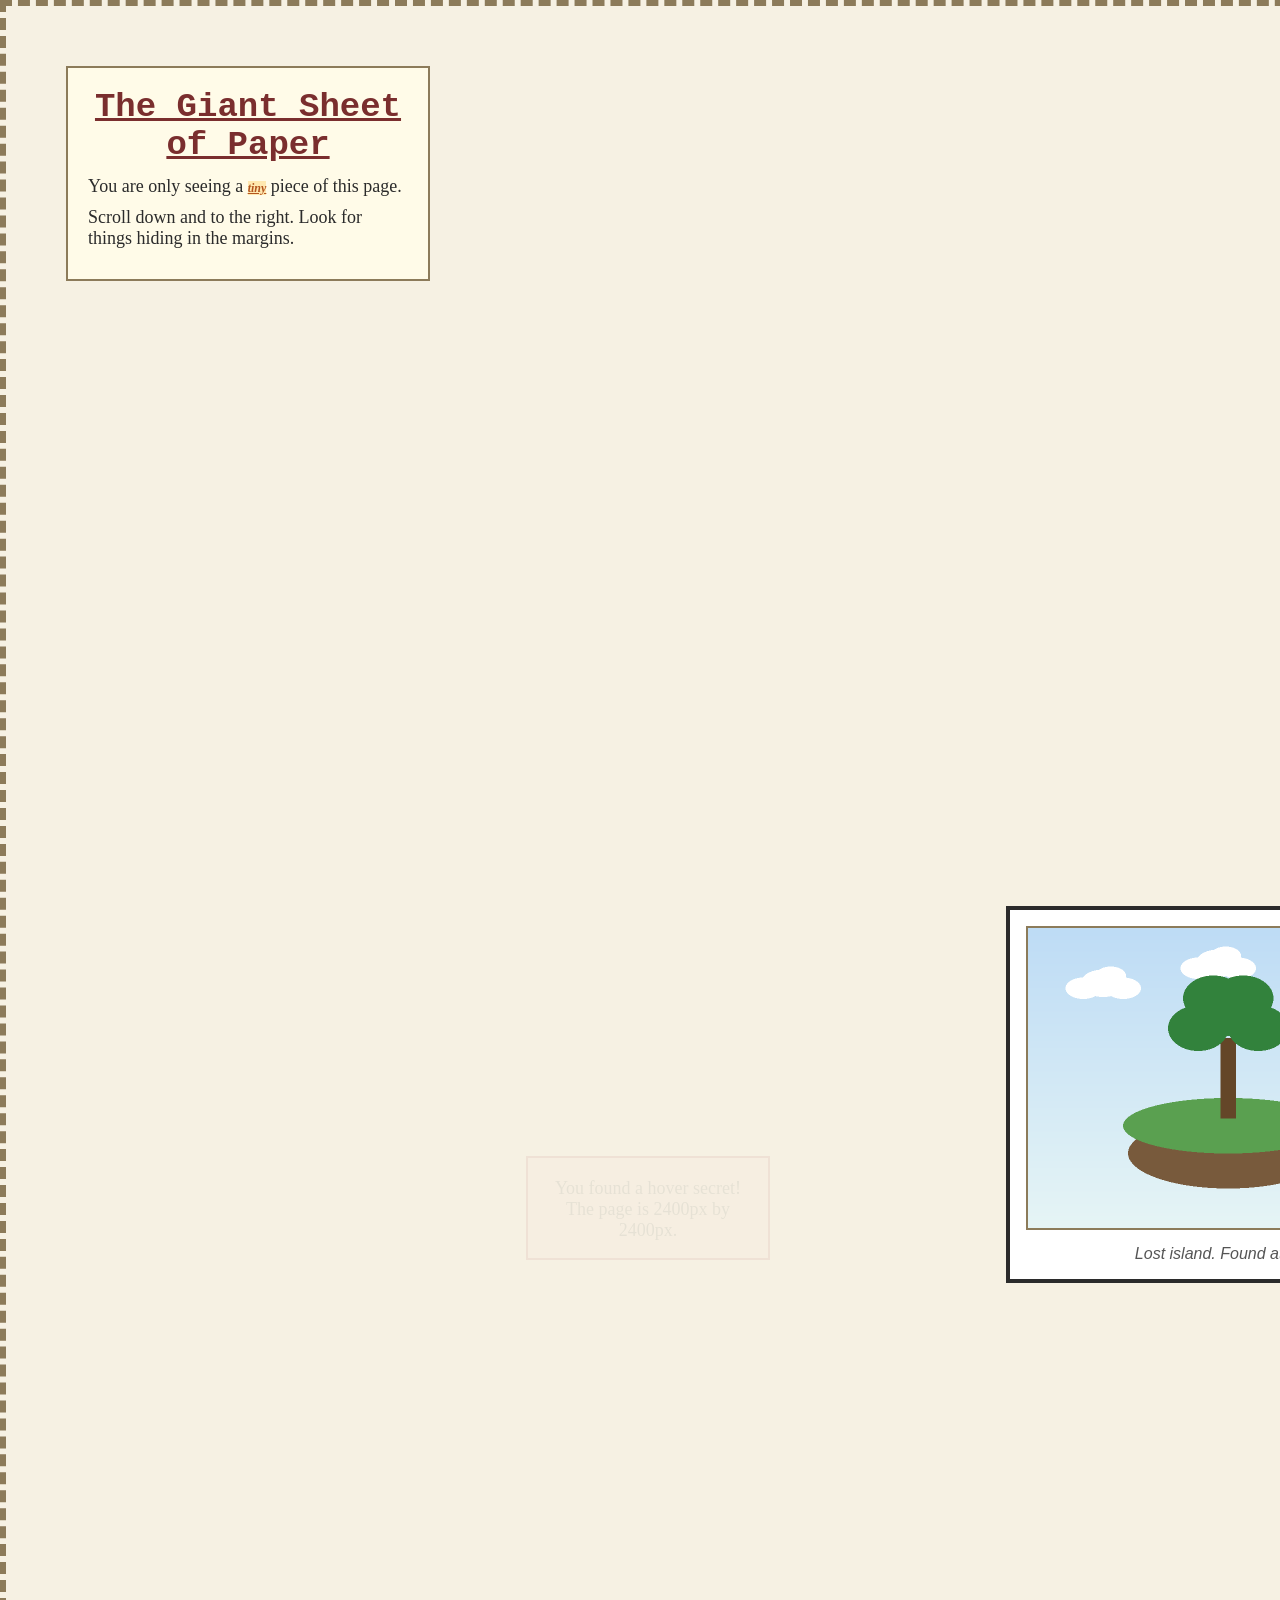
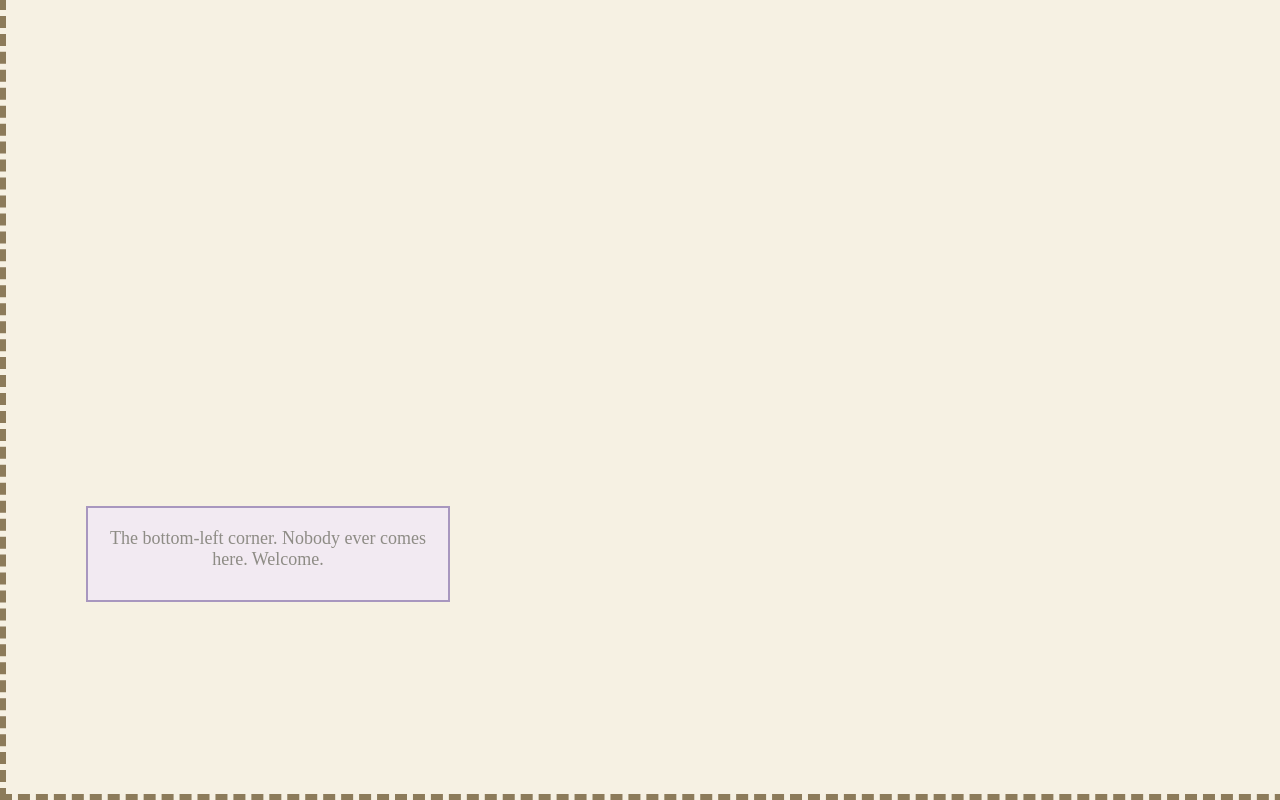
<file: bigwebsite/index.html>
<!DOCTYPE html>
<html lang="en">
<head>
  <meta charset="UTF-8">
  <meta name="viewport" content="width=device-width, initial-scale=1.0">
  <title>The Giant Sheet of Paper</title>
  <link rel="stylesheet" href="css/style.css">
</head>
<body>

  <!-- The giant sheet of paper: 2400px x 2400px, so visitors must scroll both ways -->
  <div id="paper">

    <!-- Top-left: where you start -->
    <div class="note start-note">
      <h1>The Giant Sheet of Paper</h1>
      <p>You are only seeing a <span id="tiny-span">tiny</span> piece of this page.</p>
      <p>Scroll down and to the right. Look for things hiding in the margins.</p>
    </div>

    <!-- Secret 1: far to the right of the start -->
    <div class="note secret" id="secret-one">
      <p>Psst. You scrolled right. Keep going. Something is waiting at the bottom.</p>
    </div>

    <!-- The image, placed in the middle of the page -->
    <div class="frame" id="image-frame">
      <img src="images/lost-island.png" alt="A small island with a tree floating in a pale blue sky">
      <p class="caption">Lost island. Found at last.</p>
    </div>

    <!-- Secret 2: hidden near the middle, only appears on hover -->
    <div class="note secret hover-secret">
      <p>You found a hover secret! The page is 2400px by 2400px.</p>
    </div>

    <!-- Secret 3: far bottom-left -->
    <div class="note secret" id="secret-bottom-left">
      <p>The bottom-left corner. Nobody ever comes here. Welcome.</p>
    </div>

    <!-- A tiny, faint message in the middle of nowhere -->
    <p class="whisper">if you can read this, you have very good eyes</p>

    <!-- The final secret at the far bottom-right corner -->
    <div class="note secret treasure" id="treasure">
      <h2>You found the end of the paper!</h2>
      <p>Congratulations, explorer. The <span class="gold">treasure</span> was the scrolling all along.</p>
    </div>

  </div>

</body>
</html>
</file>
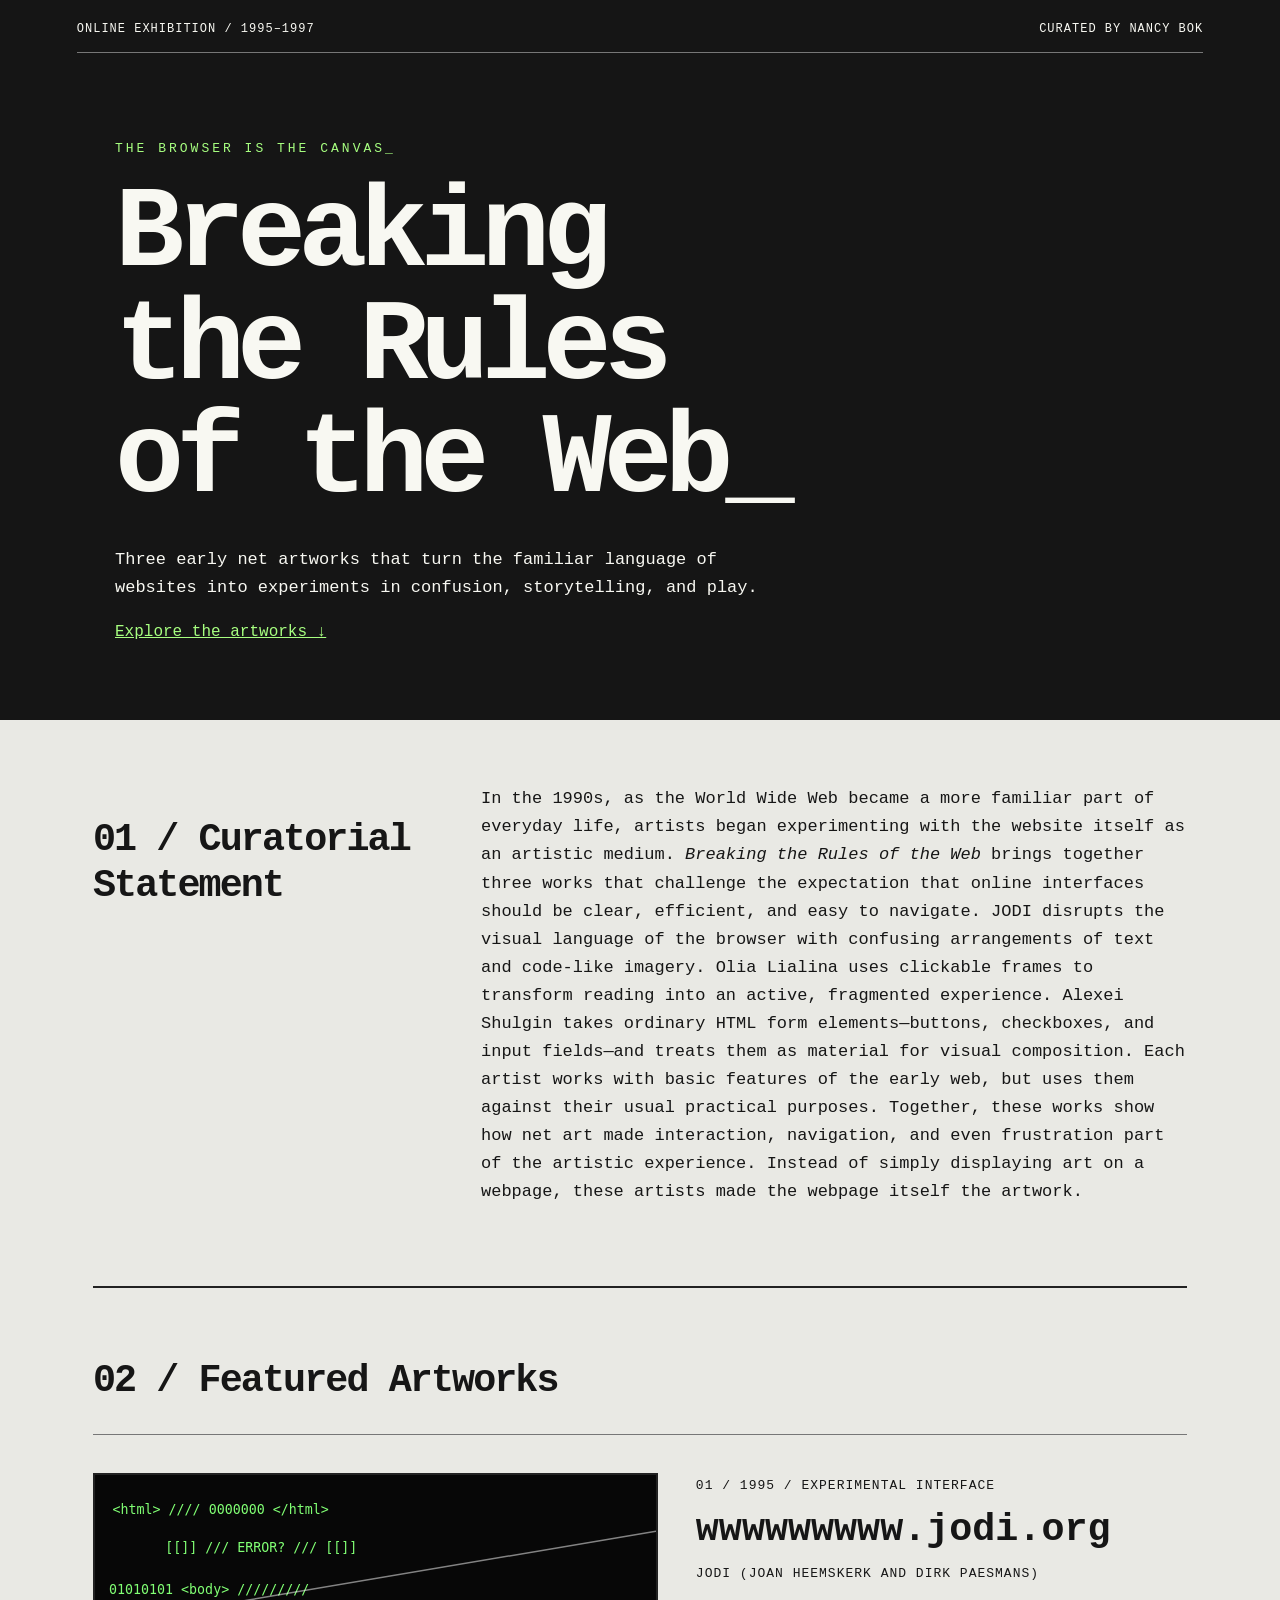
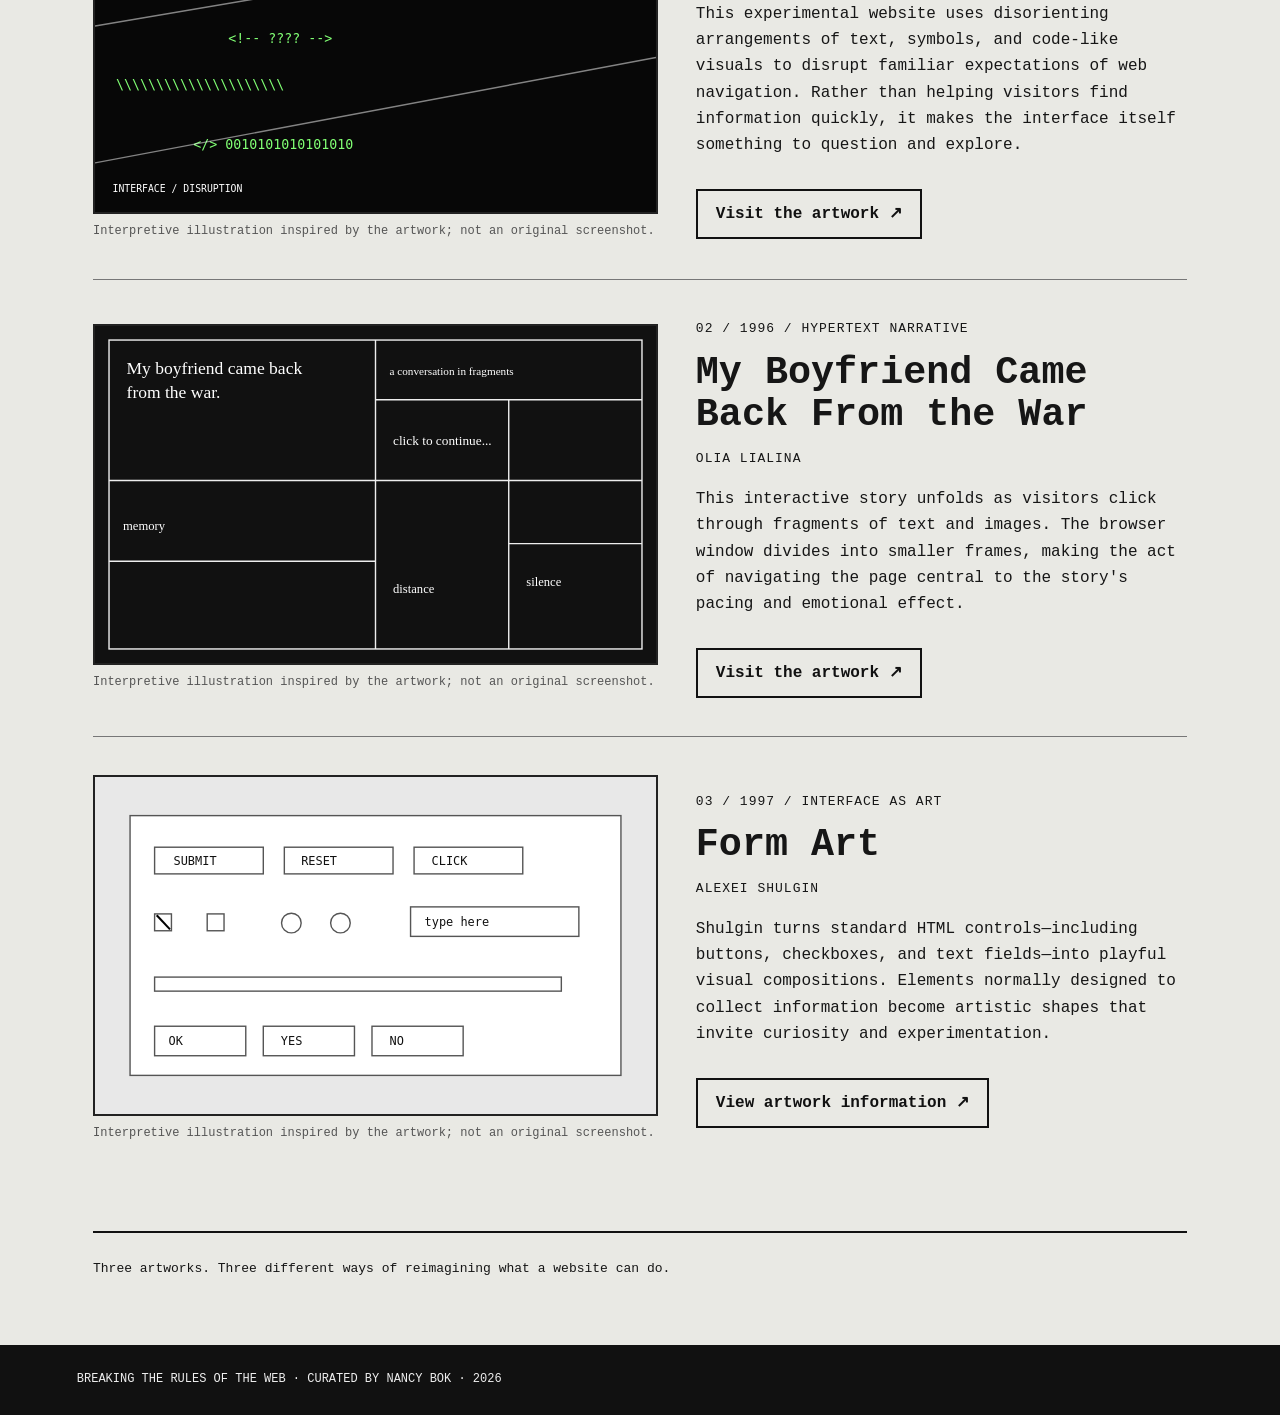
<file: exhibition/index.html>
<!DOCTYPE html>
<html lang="en">
<head>
<meta charset="UTF-8"><meta name="viewport" content="width=device-width, initial-scale=1.0">
<meta name="description" content="Breaking the Rules of the Web, a curated exhibition of experimental 1990s net art.">
<title>Breaking the Rules of the Web | Curated by Nancy Bok</title>
<link rel="stylesheet" href="css/style.css">
</head>
<body>
<header><div class="top"><span>ONLINE EXHIBITION / 1995–1997</span><span>CURATED BY NANCY BOK</span></div><div class="hero"><div class="eyebrow">The browser is the canvas_</div><h1>Breaking<br>the Rules<br>of the Web<span aria-hidden="true">_</span></h1><p>Three early net artworks that turn the familiar language of websites into experiments in confusion, storytelling, and play.</p><a href="#artworks" style="color:#a7ff80">Explore the artworks ↓</a></div></header>
<main><section class="intro" aria-labelledby="about"><h2 id="about">01 / Curatorial Statement</h2><p>In the 1990s, as the World Wide Web became a more familiar part of everyday life, artists began experimenting with the website itself as an artistic medium. <em>Breaking the Rules of the Web</em> brings together three works that challenge the expectation that online interfaces should be clear, efficient, and easy to navigate. JODI disrupts the visual language of the browser with confusing arrangements of text and code-like imagery. Olia Lialina uses clickable frames to transform reading into an active, fragmented experience. Alexei Shulgin takes ordinary HTML form elements—buttons, checkboxes, and input fields—and treats them as material for visual composition. Each artist works with basic features of the early web, but uses them against their usual practical purposes. Together, these works show how net art made interaction, navigation, and even frustration part of the artistic experience. Instead of simply displaying art on a webpage, these artists made the webpage itself the artwork.</p></section>
<h2 class="section-title" id="artworks">02 / Featured Artworks</h2>
<article class="work"><div><div class="art"><img src="img/jodi.svg" alt="Original graphic evoking JODI's disruptive use of code-like text and visual disorder"></div><div class="art-caption">Interpretive illustration inspired by the artwork; not an original screenshot.</div></div><div><div class="meta">01 / 1995 / Experimental interface</div><h3>wwwwwwwww.jodi.org</h3><div class="meta">JODI (Joan Heemskerk and Dirk Paesmans)</div><p>This experimental website uses disorienting arrangements of text, symbols, and code-like visuals to disrupt familiar expectations of web navigation. Rather than helping visitors find information quickly, it makes the interface itself something to question and explore.</p><a class="visit" href="https://wwwwwwwww.jodi.org/" target="_blank" rel="noopener noreferrer">Visit the artwork ↗</a></div></article>
<article class="work"><div><div class="art"><img src="img/war.svg" alt="Original graphic showing a dark browser window divided into multiple narrative frames"></div><div class="art-caption">Interpretive illustration inspired by the artwork; not an original screenshot.</div></div><div><div class="meta">02 / 1996 / Hypertext narrative</div><h3>My Boyfriend Came Back From the War</h3><div class="meta">Olia Lialina</div><p>This interactive story unfolds as visitors click through fragments of text and images. The browser window divides into smaller frames, making the act of navigating the page central to the story's pacing and emotional effect.</p><a class="visit" href="https://www.teleportacia.org/war/" target="_blank" rel="noopener noreferrer">Visit the artwork ↗</a></div></article>
<article class="work"><div><div class="art"><img src="img/form.svg" alt="Original graphic arranging web buttons, checkboxes, and input fields as an abstract composition"></div><div class="art-caption">Interpretive illustration inspired by the artwork; not an original screenshot.</div></div><div><div class="meta">03 / 1997 / Interface as art</div><h3>Form Art</h3><div class="meta">Alexei Shulgin</div><p>Shulgin turns standard HTML controls—including buttons, checkboxes, and text fields—into playful visual compositions. Elements normally designed to collect information become artistic shapes that invite curiosity and experimentation.</p><a class="visit" href="https://net-art.org/form" target="_blank" rel="noopener noreferrer">View artwork information ↗</a></div></article>
<div class="end">Three artworks. Three different ways of reimagining what a website can do.</div></main><footer>BREAKING THE RULES OF THE WEB · CURATED BY NANCY BOK · 2026</footer>
</body></html>
</file>
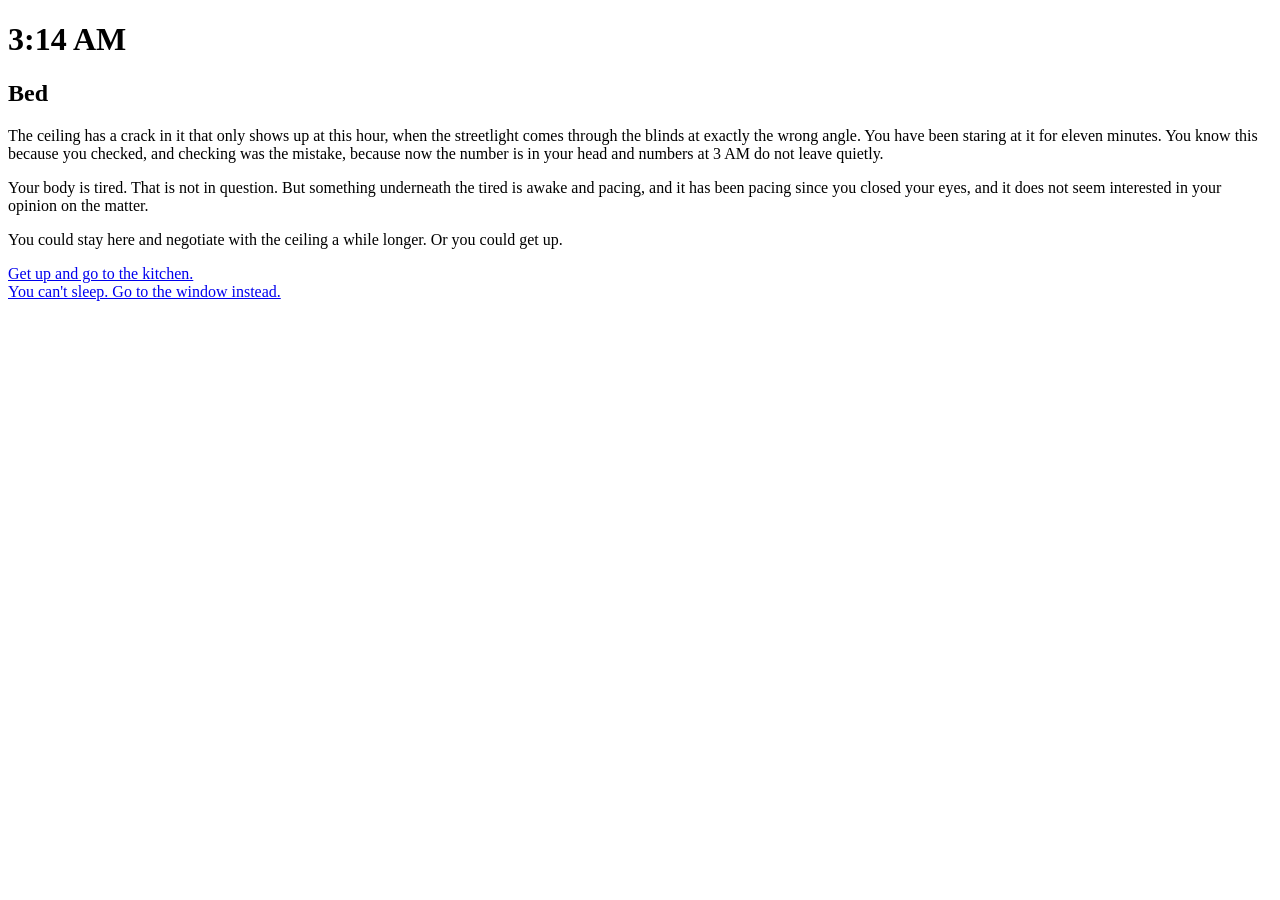
<file: hypertext/index.html>
<!DOCTYPE html>
<html lang="en">
<head>
  <meta charset="UTF-8">
  <title>3:14 AM — Bed</title>
</head>
<body>

<h1>3:14 AM</h1>
<h2>Bed</h2>

<p>
The ceiling has a crack in it that only shows up at this hour, when the
streetlight comes through the blinds at exactly the wrong angle. You have
been staring at it for eleven minutes. You know this because you checked,
and checking was the mistake, because now the number is in your head and
numbers at 3 AM do not leave quietly.
</p>

<p>
Your body is tired. That is not in question. But something underneath
the tired is awake and pacing, and it has been pacing since you closed
your eyes, and it does not seem interested in your opinion on the matter.
</p>

<p>
You could stay here and negotiate with the ceiling a while longer.
Or you could get up.
</p>

<p>
<a href="kitchen.html">Get up and go to the kitchen.</a><br>
<a href="window.html">You can't sleep. Go to the window instead.</a>
</p>

</body>
</html>
</file>
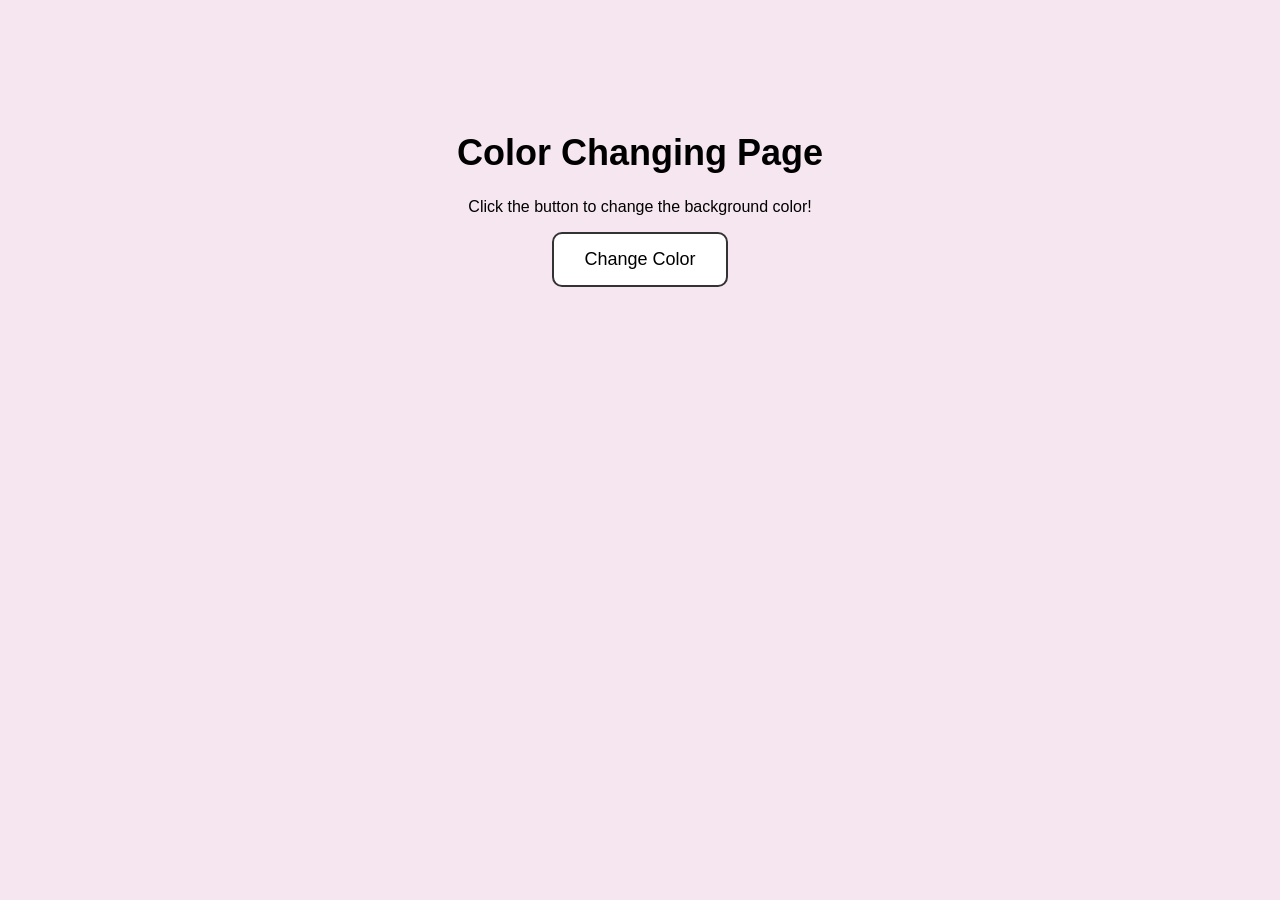
<file: jstest/index.html>
<!DOCTYPE html>
<html lang="en">
<head>
  <meta charset="UTF-8">
  <meta name="viewport" content="width=device-width, initial-scale=1.0">
  <title>Color Changing Page</title>
  <link rel="stylesheet" href="css/style.css">
</head>
<body>
  <h1>Color Changing Page</h1>
  <p>Click the button to change the background color!</p>
  <button id="colorButton">Change Color</button>
  <script src="js/script.js"></script>
</body>
</html>
</file>
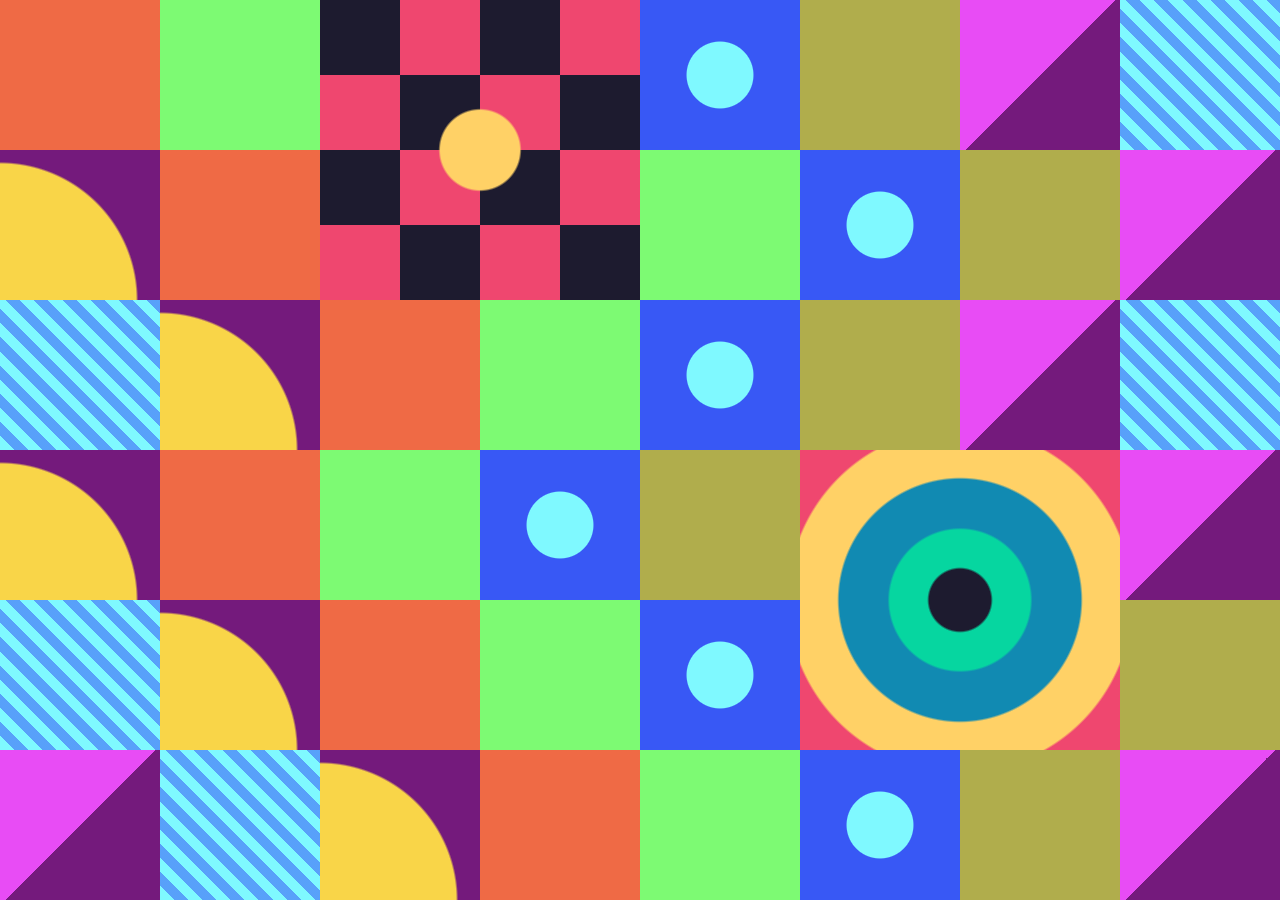
<file: quilt/index.html>
<!DOCTYPE html>
<html lang="en">
<head>
  <meta charset="UTF-8">
  <title>My Quilt</title>
  <meta name="viewport" content="width=device-width,initial-scale=1">
  <link rel="stylesheet" href="css/style.css">
</head>
<body>
  <div class="container">
    <!-- 2 large feature squares (each spans 2 columns x 2 rows) -->
    <div class="big big1"></div>
    <div class="big big2"></div>

    <!-- 40 smaller patches, cycling through 7 styles -->
    <div class="patch p1"></div>
    <div class="patch p2"></div>
    <div class="patch p3"></div>
    <div class="patch p4"></div>
    <div class="patch p5"></div>
    <div class="patch p6"></div>
    <div class="patch p7"></div>
    <div class="patch p1"></div>
    <div class="patch p2"></div>
    <div class="patch p3"></div>
    <div class="patch p4"></div>
    <div class="patch p5"></div>
    <div class="patch p6"></div>
    <div class="patch p7"></div>
    <div class="patch p1"></div>
    <div class="patch p2"></div>
    <div class="patch p3"></div>
    <div class="patch p4"></div>
    <div class="patch p5"></div>
    <div class="patch p6"></div>
    <div class="patch p7"></div>
    <div class="patch p1"></div>
    <div class="patch p2"></div>
    <div class="patch p3"></div>
    <div class="patch p4"></div>
    <div class="patch p5"></div>
    <div class="patch p6"></div>
    <div class="patch p7"></div>
    <div class="patch p1"></div>
    <div class="patch p2"></div>
    <div class="patch p3"></div>
    <div class="patch p4"></div>
    <div class="patch p5"></div>
    <div class="patch p6"></div>
    <div class="patch p7"></div>
    <div class="patch p1"></div>
    <div class="patch p2"></div>
    <div class="patch p3"></div>
    <div class="patch p4"></div>
    <div class="patch p5"></div>
  </div>
</body>
</html>
</file>
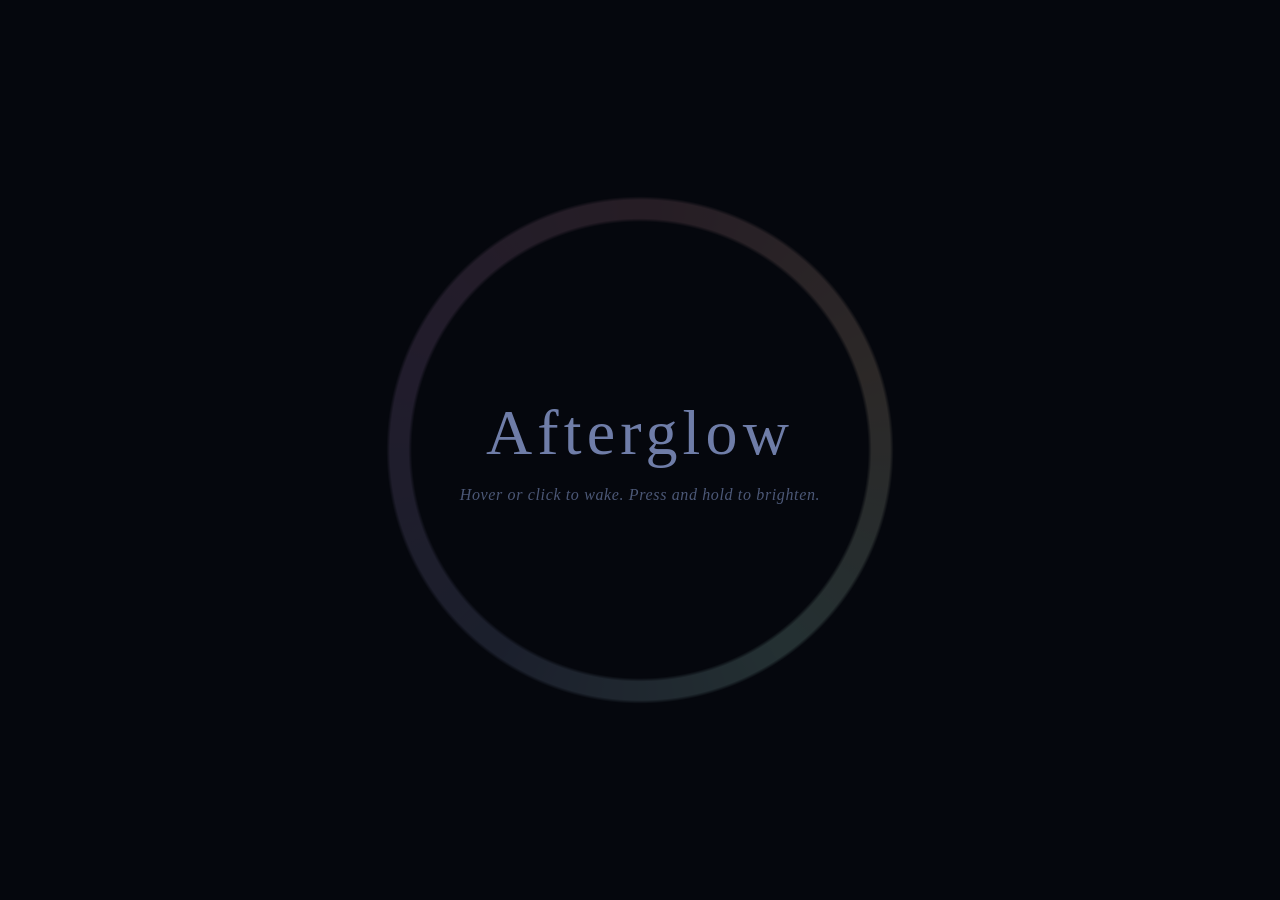
<file: screensaver/index.html>
<!DOCTYPE html>
<html lang="en">
<head>
  <meta charset="UTF-8">
  <meta name="viewport" content="width=device-width, initial-scale=1">
  <title>Afterglow – a CSS screensaver</title>
  <link rel="stylesheet" href="style.css">
</head>
<body>

  <!-- The whole page is the screensaver. tabindex="0" lets a click or tap
       give it :focus, so it also works on touch screens (no hover there). -->
  <main class="screen" tabindex="0" aria-label="Afterglow screensaver. Hover or click to wake it.">

    <div class="ring"></div>

    <div class="orbs">
      <div class="orb"><i></i></div>
      <div class="orb"><i></i></div>
      <div class="orb"><i></i></div>
      <div class="orb"><i></i></div>
      <div class="orb"><i></i></div>
    </div>

    <p class="hint">Afterglow<span>Hover or click to wake. Press and hold to brighten.</span></p>

  </main>

</body>
</html>
</file>
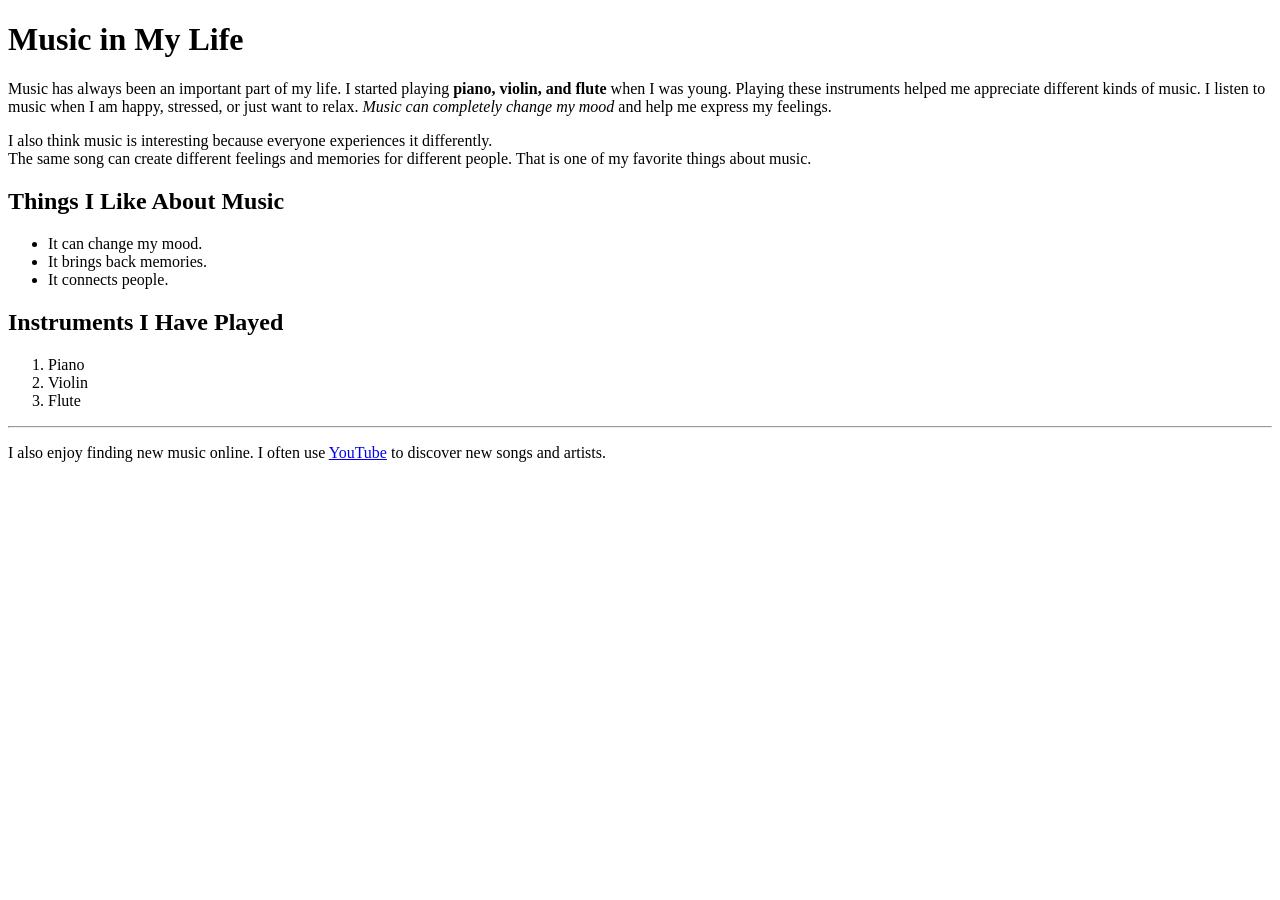
<file: poem.html>
<!DOCTYPE html>

<html lang="en">

<head>
    <meta charset="UTF-8">
    <title>Music in My Life</title>
    <meta name="viewport" content="width=device-width,initial-scale=1">
</head>

<body>

    <h1>Music in My Life</h1>

    <p>
        Music has always been an important part of my life. I started playing
        <strong>piano, violin, and flute</strong> when I was young. Playing these
        instruments helped me appreciate different kinds of music. I listen to
        music when I am happy, stressed, or just want to relax. <em>Music can
        completely change my mood</em> and help me express my feelings.
    </p>

    <p>
        I also think music is interesting because everyone experiences it
        differently.<br>
        The same song can create different feelings and memories for different
        people.&nbsp;That is one of my favorite things about music.
    </p>

    <h2>Things I Like About Music</h2>

    <ul>
        <li>It can change my mood.</li>
        <li>It brings back memories.</li>
        <li>It connects people.</li>
    </ul>

    <h2>Instruments I Have Played</h2>

    <ol>
        <li>Piano</li>
        <li>Violin</li>
        <li>Flute</li>
    </ol>

    <hr>

    <p>
        I also enjoy finding new music online. I often use
        <a href="https://www.youtube.com">YouTube</a>
        to discover new songs and artists.
    </p>

</body>

</html>
</file>
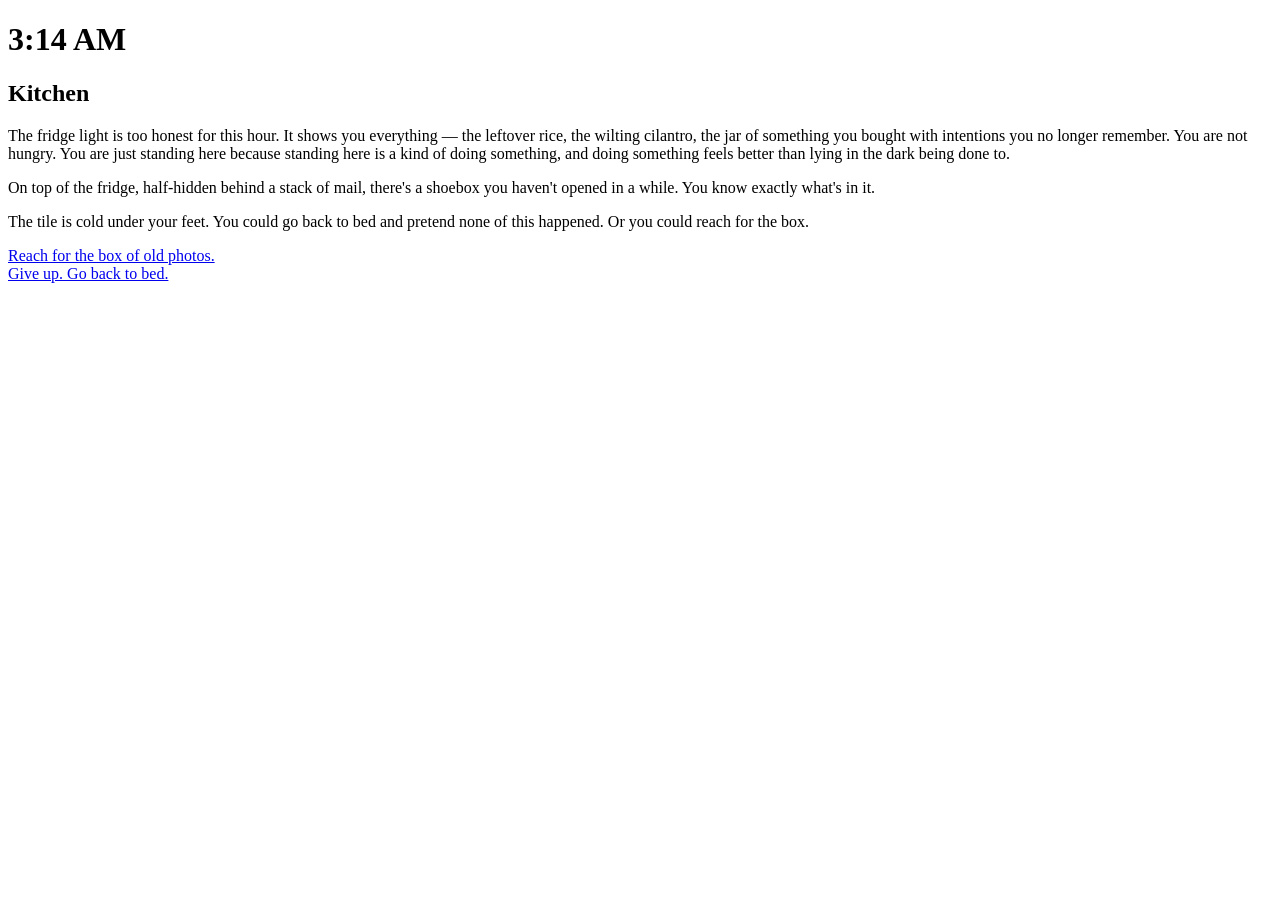
<file: hypertext/kitchen.html>
<!DOCTYPE html>
<html lang="en">
<head>
  <meta charset="UTF-8">
  <title>3:14 AM — Kitchen</title>
</head>
<body>

<h1>3:14 AM</h1>
<h2>Kitchen</h2>

<p>
The fridge light is too honest for this hour. It shows you everything —
the leftover rice, the wilting cilantro, the jar of something you bought
with intentions you no longer remember. You are not hungry. You are just
standing here because standing here is a kind of doing something, and
doing something feels better than lying in the dark being done to.
</p>

<p>
On top of the fridge, half-hidden behind a stack of mail, there's a
shoebox you haven't opened in a while. You know exactly what's in it.
</p>

<p>
The tile is cold under your feet. You could go back to bed and pretend
none of this happened. Or you could reach for the box.
</p>

<p>
<a href="photos.html">Reach for the box of old photos.</a><br>
<a href="index.html">Give up. Go back to bed.</a>
</p>

</body>
</html>
</file>
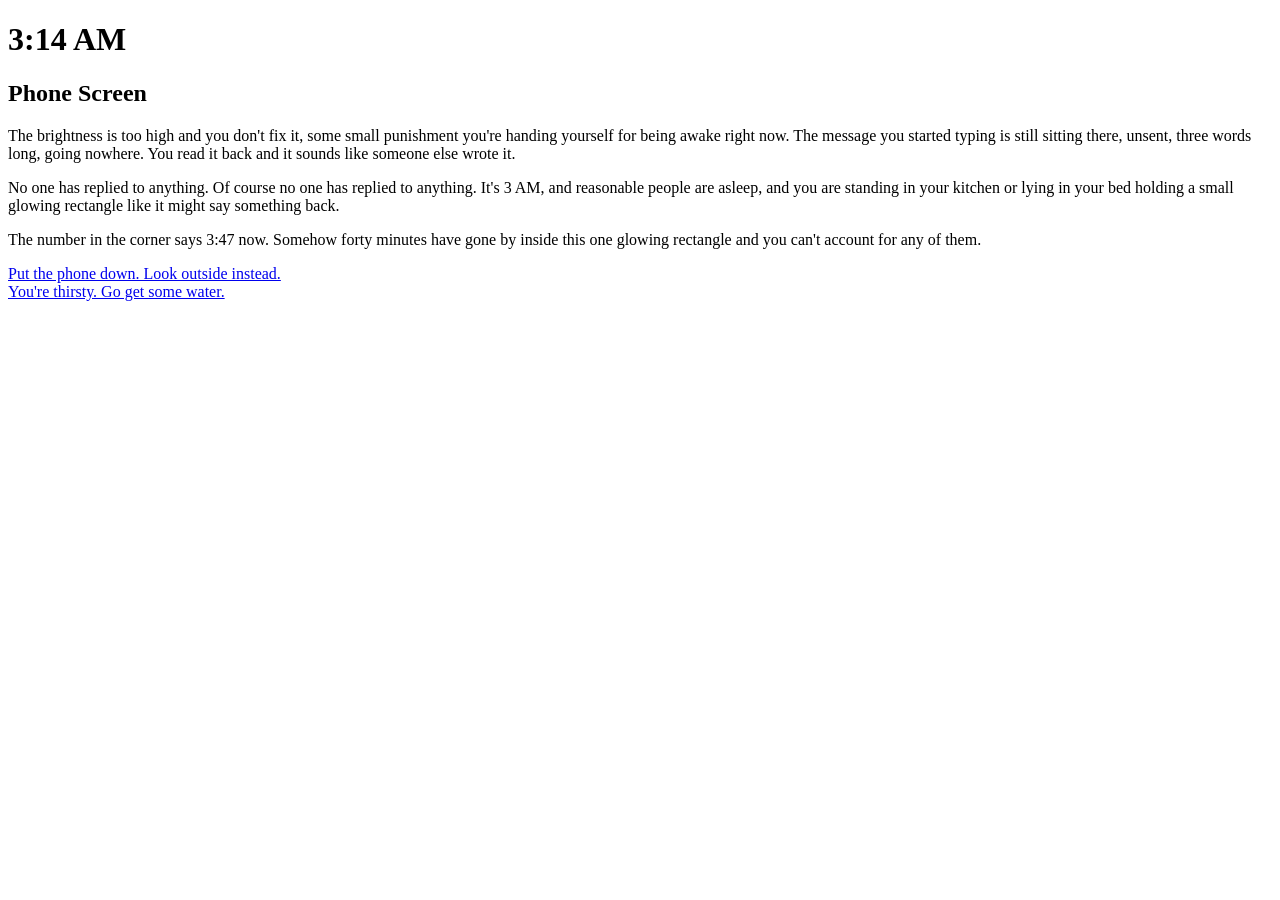
<file: hypertext/phone.html>
<!DOCTYPE html>
<html lang="en">
<head>
  <meta charset="UTF-8">
  <title>3:14 AM — Phone Screen</title>
</head>
<body>

<h1>3:14 AM</h1>
<h2>Phone Screen</h2>

<p>
The brightness is too high and you don't fix it, some small punishment
you're handing yourself for being awake right now. The message you
started typing is still sitting there, unsent, three words long, going
nowhere. You read it back and it sounds like someone else wrote it.
</p>

<p>
No one has replied to anything. Of course no one has replied to
anything. It's 3 AM, and reasonable people are asleep, and you are
standing in your kitchen or lying in your bed holding a small glowing
rectangle like it might say something back.
</p>

<p>
The number in the corner says 3:47 now. Somehow forty minutes have
gone by inside this one glowing rectangle and you can't account for
any of them.
</p>

<p>
<a href="window.html">Put the phone down. Look outside instead.</a><br>
<a href="kitchen.html">You're thirsty. Go get some water.</a>
</p>

</body>
</html>
</file>
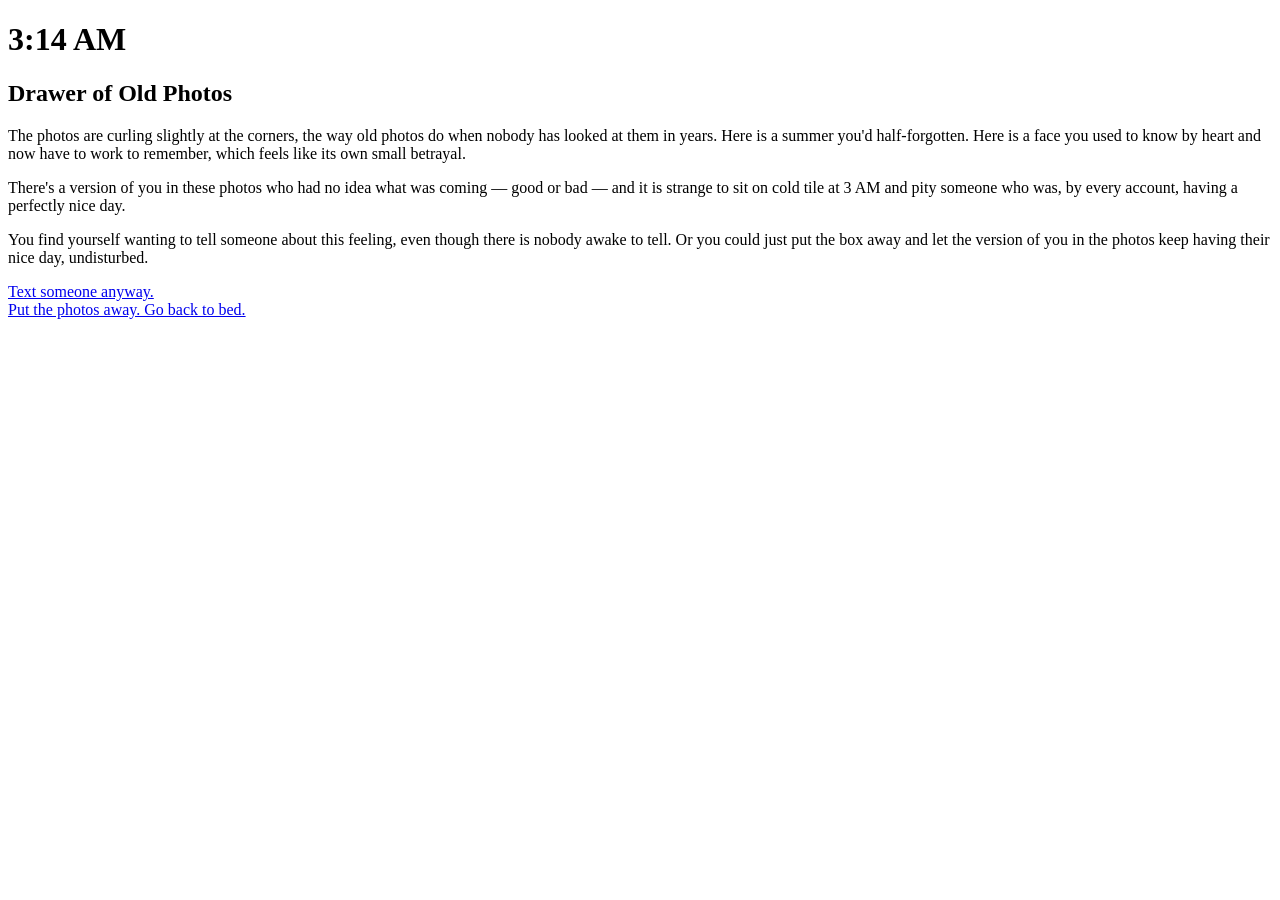
<file: hypertext/photos.html>
<!DOCTYPE html>
<html lang="en">
<head>
  <meta charset="UTF-8">
  <title>3:14 AM — Old Photos</title>
</head>
<body>

<h1>3:14 AM</h1>
<h2>Drawer of Old Photos</h2>

<p>
The photos are curling slightly at the corners, the way old photos do
when nobody has looked at them in years. Here is a summer you'd
half-forgotten. Here is a face you used to know by heart and now have
to work to remember, which feels like its own small betrayal.
</p>

<p>
There's a version of you in these photos who had no idea what was
coming — good or bad — and it is strange to sit on cold tile at 3 AM
and pity someone who was, by every account, having a perfectly nice day.
</p>

<p>
You find yourself wanting to tell someone about this feeling, even
though there is nobody awake to tell. Or you could just put the box away
and let the version of you in the photos keep having their nice day,
undisturbed.
</p>

<p>
<a href="phone.html">Text someone anyway.</a><br>
<a href="index.html">Put the photos away. Go back to bed.</a>
</p>

</body>
</html>
</file>
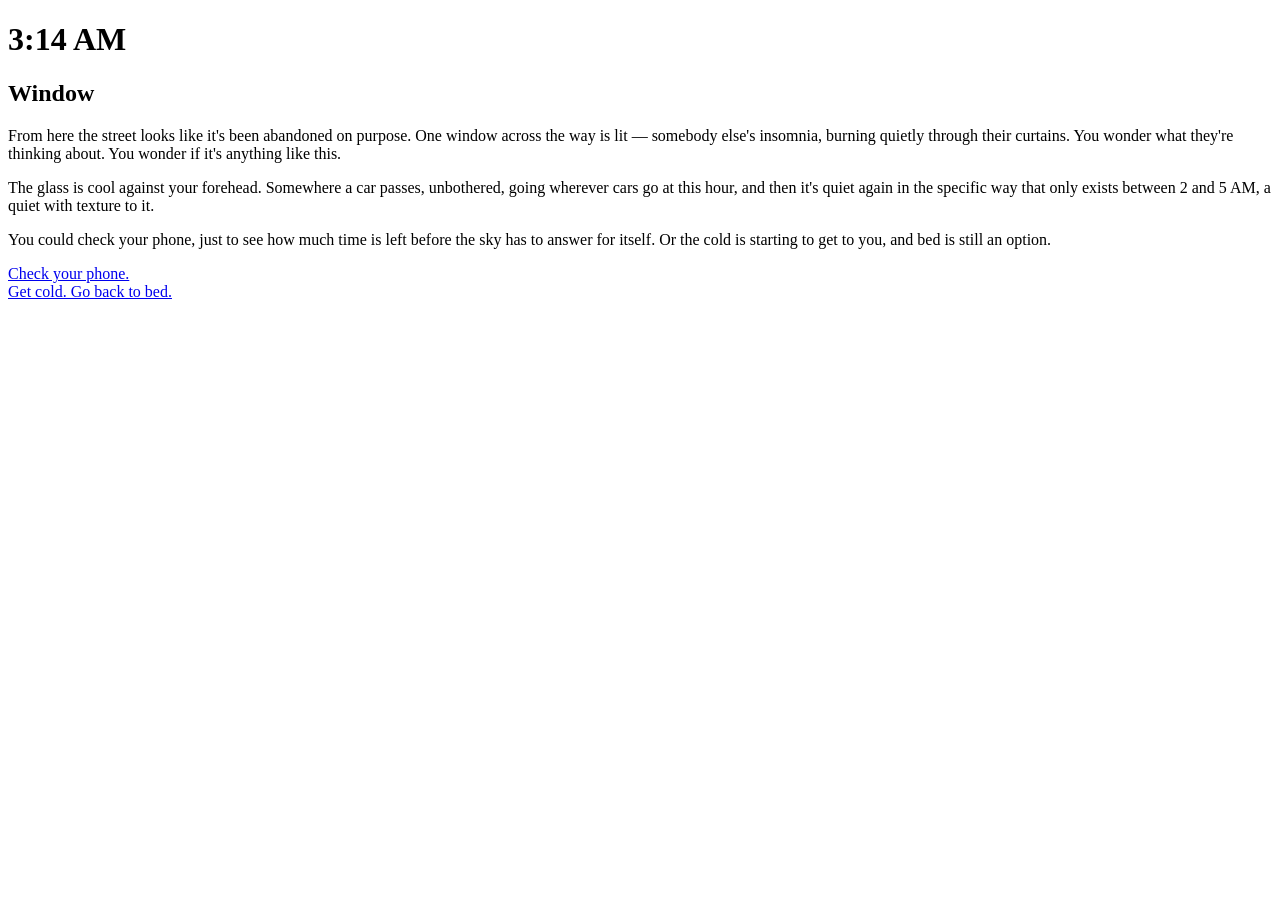
<file: hypertext/window.html>
<!DOCTYPE html>
<html lang="en">
<head>
  <meta charset="UTF-8">
  <title>3:14 AM — Window</title>
</head>
<body>

<h1>3:14 AM</h1>
<h2>Window</h2>

<p>
From here the street looks like it's been abandoned on purpose. One
window across the way is lit — somebody else's insomnia, burning
quietly through their curtains. You wonder what they're thinking about.
You wonder if it's anything like this.
</p>

<p>
The glass is cool against your forehead. Somewhere a car passes,
unbothered, going wherever cars go at this hour, and then it's quiet
again in the specific way that only exists between 2 and 5 AM, a quiet
with texture to it.
</p>

<p>
You could check your phone, just to see how much time is left before
the sky has to answer for itself. Or the cold is starting to get to you,
and bed is still an option.
</p>

<p>
<a href="phone.html">Check your phone.</a><br>
<a href="index.html">Get cold. Go back to bed.</a>
</p>

</body>
</html>
</file>
<file: bigwebsite/css/style.css>
/* ------------------------------------------------------------
   The Giant Sheet of Paper  -  external stylesheet
   ------------------------------------------------------------ */

body {
  margin: 0;
  padding: 0;
  background-color: #e8e0cf;
  font-family: Georgia, "Times New Roman", serif;
  font-size: 18px;
  color: #2b2b2b;
}

/* ID selector: the giant sheet. 2400px x 2400px forces scrolling both ways. */
#paper {
  position: relative;
  width: 2400px;
  height: 2400px;
  background-color: #f6f1e3;
  border: 6px dashed #8c7b5a;
  box-sizing: border-box;
}

/* Shared style for every little note on the page (class selector) */
.note {
  position: absolute;
  width: 320px;
  padding: 20px;
  margin: 0;
  background-color: #fffbe8;
  border: 2px solid #8c7b5a;
  text-align: left;
}

.note h1 {
  font-family: "Courier New", Courier, monospace;
  font-size: 34px;
  font-weight: bold;
  text-align: center;
  text-decoration: underline;
  color: #7a2e2e;
  margin: 0 0 12px 0;
}

.note h2 {
  font-size: 26px;
  font-weight: bold;
  text-align: center;
  margin: 0 0 10px 0;
}

.note p {
  font-size: 18px;
  font-style: normal;
  margin: 0 0 10px 0;
}

.start-note {
  top: 60px;
  left: 60px;
}

/* ID selector on a span: the word "tiny" */
#tiny-span {
  font-size: 12px;
  font-style: italic;
  font-weight: bold;
  color: #b3541e;
  text-decoration: underline;
  background-color: #ffe8b0;
}

/* Secrets start faded out so they are easy to miss (opacity) */
.secret {
  opacity: 0.55;
  font-style: italic;
  color: #3a3a3a;
}

#secret-one {
  top: 160px;
  left: 1500px;
  background-color: #e6f2ff;
  border-color: #2f6fa8;
}

#secret-bottom-left {
  top: 2100px;
  left: 80px;
  background-color: #efe6ff;
  border-color: #6a4fa3;
  text-align: center;
}

/* Hover secret is nearly invisible until the mouse finds it */
.hover-secret {
  top: 1150px;
  left: 520px;
  width: 200px;
  height: 60px;
  opacity: 0.08;
  background-color: #ffd6d6;
  border-color: #a33a3a;
  text-align: center;
}

.hover-secret:hover {
  opacity: 1;
}

/* Image frame in the middle of the page */
#image-frame {
  position: absolute;
  top: 900px;
  left: 1000px;
  width: 400px;
  padding: 16px;
  margin: 0;
  background-color: #ffffff;
  border: 4px solid #2b2b2b;
  text-align: center;
}

#image-frame img {
  width: 400px;
  height: 300px;
  border: 2px solid #8c7b5a;
}

.caption {
  font-family: "Trebuchet MS", Helvetica, sans-serif;
  font-size: 16px;
  font-style: italic;
  color: #555555;
  text-align: center;
  margin: 10px 0 0 0;
}

/* Tiny, faint text in the middle of nowhere */
.whisper {
  position: absolute;
  top: 1700px;
  left: 1500px;
  font-size: 11px;
  font-style: italic;
  color: #8c7b5a;
  opacity: 0.6;
}

/* The treasure, bottom-right corner of the page */
.treasure {
  top: 2000px;
  left: 1950px;
  width: 340px;
  height: 200px;
  opacity: 1;
  font-style: normal;
  background-color: #2b2b2b;
  color: #ffffff;
  border: 4px double #d4af37;
  text-align: center;
}

.gold {
  color: #d4af37;
  font-weight: bold;
  font-size: 22px;
  text-decoration: underline;
}
</file>
<file: exhibition/css/style.css>
:root{--bg:#e9e9e4;--ink:#161616;--blue:#173bdb;--line:#222}*{box-sizing:border-box}html{scroll-behavior:smooth}body{margin:0;background:var(--bg);color:var(--ink);font-family:'Courier New',monospace;line-height:1.65}a{color:var(--blue)}a:focus-visible{outline:3px solid #f04}header{background:#151515;color:#f8f8f2;padding:20px 6vw 75px}.top{display:flex;justify-content:space-between;gap:20px;border-bottom:1px solid #777;padding-bottom:12px;font-size:12px;letter-spacing:1px}.hero{max-width:1050px;margin:85px auto 0}.eyebrow{color:#a7ff80;text-transform:uppercase;letter-spacing:3px;font-size:13px}h1{font-size:clamp(3rem,9vw,7.5rem);line-height:.98;letter-spacing:-.07em;margin:20px 0 28px}header p{max-width:650px;font-size:17px}main{max-width:1150px;margin:auto;padding:65px 28px}h2{font-size:clamp(1.5rem,3vw,2.5rem);letter-spacing:-.05em;line-height:1.2}.intro{display:grid;grid-template-columns:1fr 2fr;gap:35px;padding-bottom:80px;border-bottom:2px solid var(--line)}.intro p{max-width:720px;margin:0;font-size:17px}.section-title{margin:70px 0 30px}.work{display:grid;grid-template-columns:1.15fr 1fr;gap:38px;padding:38px 0;border-top:1px solid #777;align-items:center}.work h3{font-size:clamp(1.7rem,3vw,2.8rem);line-height:1.1;margin:12px 0}.meta{font-size:13px;text-transform:uppercase;letter-spacing:1px}.art{border:2px solid #222;min-height:300px;position:relative;overflow:hidden;background:#fff}.art img{display:block;width:100%;height:auto}.work p{max-width:520px}.visit{display:inline-block;border:2px solid #111;padding:10px 18px;text-decoration:none;color:#111;font-weight:bold;margin-top:14px}.visit:hover{background:#111;color:#fff}.art-caption{font-size:12px;color:#555;margin-top:8px}.end{border-top:2px solid #111;margin-top:50px;padding-top:25px;font-size:13px}footer{background:#111;color:#eee;padding:25px 6vw;font-size:12px}@media(max-width:720px){.intro,.work{grid-template-columns:1fr}.work{gap:16px}.hero{margin-top:60px}.art{min-height:200px}}
</file>
<file: jstest/css/style.css>
body {
  text-align: center;
  font-family: Arial, sans-serif;
  padding: 100px 20px;
  background-color: #f5e6f0;
  transition: background-color 0.5s;
}
h1 { font-size: 36px; }
button {
  padding: 15px 30px;
  font-size: 18px;
  background-color: #ffffff;
  border: 2px solid #333;
  border-radius: 10px;
  cursor: pointer;
}
</file>
<file: quilt/css/style.css>
* {
  margin: 0;
  box-sizing: border-box;
}

body {
  background: #1d1b2f;
}

/* Full-window grid: 8 columns x 6 rows */
.container {
  width: 100vw;
  height: 100vh;
  display: grid;
  grid-template-columns: repeat(8, 1fr);
  grid-template-rows: repeat(6, 1fr);
  grid-auto-flow: dense;
}

/* ---------- Large feature squares (span 2 x 2) ---------- */
.big {
  grid-column: span 2;
  grid-row: span 2;
}

.big1 {
  grid-column: 3 / 5;
  grid-row: 1 / 3;
  background:
    radial-gradient(circle at center, #ffd166 0 18%, transparent 19%),
    repeating-conic-gradient(#ef476f 0 25%, #1d1b2f 0 50%);
  background-size: 100% 100%, 50% 50%;
}

.big2 {
  grid-column: 6 / 8;
  grid-row: 4 / 6;
  background:
    radial-gradient(circle at center, #1d1b2f 0 14%, transparent 15%),
    radial-gradient(circle at center, #06d6a0 0 32%, #118ab2 33% 55%, #ffd166 56% 78%, #ef476f 79%);
}

/* ---------- Small patches ---------- */
.patch {
  min-width: 0;
  min-height: 0;
}

/* 1: solid coral */
.p1 {
  background-color: #ef6a45;
}

/* 2: solid mint */
.p2 {
  background-color: #7dfa73;
}

/* 3: royal blue with a circle */
.p3 {
  background:
    radial-gradient(circle at center, #7ff9ff 0 30%, transparent 31%),
    #3858f5;
}

/* 4: sunny yellow, half transparent over dark */
.p4 {
  background-color: #fffc5c;
  opacity: 0.65;
}

/* 5: magenta with a diagonal split */
.p5 {
  background: linear-gradient(135deg, #e84cf5 50%, #741a7c 50%);
}

/* 6: pattern fill (stripes) */
.p6 {
  background-color: #7ff9ff;
  background-image: repeating-linear-gradient(
    45deg,
    transparent 0 10px,
    rgba(56, 88, 245, 0.55) 10px 20px
  );
  background-size: cover;
  background-position: center;
}

/* 7: golden quarter-circle on purple */
.p7 {
  background:
    radial-gradient(circle at 0 100%, #f9d548 0 62%, transparent 63%),
    #741a7c;
}

/* ---------- Small screens: keep the pattern filling the window ---------- */
@media (max-width: 600px) {
  .container {
    min-height: 100vh;
  }
}
</file>
<file: screensaver/style.css>
/* ==========================================================
   Afterglow – a screensaver made with only HTML and CSS
   Still state: a dim ring on a dark screen.
   Awake state (:hover or :focus): the ring spins and five
   glowing orbs drift and bounce around the screen forever.
   ========================================================== */

* { box-sizing: border-box; margin: 0; }

html, body { height: 100%; background: #05070d; }

.screen {
  position: fixed;
  inset: 0;
  overflow: hidden;
  outline: none;
  background: #05070d;
  cursor: pointer;
  /* TRANSITION: the background eases between asleep and awake */
  transition: background 1.6s ease;
}

/* ---------- PSEUDO-STATE: wake the screen ---------- */
.screen:hover,
.screen:focus {
  background: #0a1020;
}

/* ---------- Hint text (fades away when awake) ---------- */
.hint {
  position: absolute;
  inset: 0;
  display: grid;
  place-content: center;
  text-align: center;
  font-family: Georgia, "Times New Roman", serif;
  font-size: clamp(2rem, 6vw, 4rem);
  letter-spacing: 0.08em;
  color: #6f7da8;
  pointer-events: none;
  /* TRANSITION */
  transition: opacity 1.2s ease;
}
.hint span {
  margin-top: 1rem;
  font-size: clamp(0.8rem, 1.6vw, 1rem);
  font-style: italic;
  letter-spacing: 0.04em;
  color: #4c5877;
}
.screen:hover .hint,
.screen:focus .hint {
  opacity: 0;
}

/* ---------- The ring ---------- */
.ring {
  position: absolute;
  top: 50%;
  left: 50%;
  width: min(60vmin, 520px);
  aspect-ratio: 1;
  margin: calc(min(60vmin, 520px) / -2) 0 0 calc(min(60vmin, 520px) / -2);
  border-radius: 50%;
  background: conic-gradient(#ff6b9a, #ffb86b, #6bffd8, #6b8bff, #c46bff, #ff6b9a);
  /* cut out the middle so only a ring remains */
  -webkit-mask: radial-gradient(circle, transparent 62%, #000 63%, #000 68%, transparent 69%);
          mask: radial-gradient(circle, transparent 62%, #000 63%, #000 68%, transparent 69%);
  opacity: 0.18;
  filter: saturate(0.4);
  animation: spin 18s linear infinite paused;
  /* TRANSITION: opacity, colour and size ease between states */
  transition: opacity 1.6s ease, filter 1.6s ease, scale 0.6s ease;
}
.screen:hover .ring,
.screen:focus .ring {
  opacity: 0.9;
  filter: saturate(1.3);
  animation-play-state: running;
}
/* :active – pressing and holding makes the ring swell */
.screen:active .ring {
  scale: 1.18;
}

/* KEYFRAME ANIMATION: the ring rotates continuously */
@keyframes spin {
  from { transform: rotate(0deg); }
  to   { transform: rotate(360deg); }
}

/* ---------- The orbs ---------- */
/* Each orb moves on two layers: the outer .orb travels left-to-right,
   the inner <i> travels top-to-bottom. Because the two trips take different
   amounts of time, the orb bounces off all four edges along a path that
   keeps changing. */
.orb {
  position: absolute;
  top: 0;
  left: 0;
  width: var(--s);
  height: var(--s);
  opacity: 0;
  animation: driftX var(--tx) linear infinite alternate paused;
  /* TRANSITION: orbs fade in softly, one after another */
  transition: opacity 1.8s ease;
}
.orb i {
  display: block;
  width: 100%;
  height: 100%;
  border-radius: 50%;
  background: radial-gradient(circle at 35% 30%, #fff 0%, var(--c1) 22%, var(--c2) 70%, transparent 72%);
  box-shadow: 0 0 calc(var(--s) * 0.6) var(--c2);
  animation: driftY var(--ty) linear infinite alternate paused;
  /* TRANSITION: brightness and size change smoothly when pressed */
  transition: filter 0.5s ease, scale 0.5s ease;
}

/* PSEUDO-STATE: waking the screen fades the orbs in and sets them moving */
.screen:hover .orb,
.screen:focus .orb {
  opacity: 1;
}
.screen:hover .orb,
.screen:hover .orb i,
.screen:focus .orb,
.screen:focus .orb i {
  animation-play-state: running;
}

/* PSEUDO-STATE: :active – press and hold to make the orbs glow and swell */
.screen:active .orb i {
  filter: brightness(1.5) saturate(1.4);
  scale: 1.35;
}

/* KEYFRAME ANIMATIONS: horizontal and vertical travel */
@keyframes driftX {
  from { transform: translateX(0); }
  to   { transform: translateX(calc(100vw - var(--s))); }
}
@keyframes driftY {
  from { transform: translateY(0); }
  to   { transform: translateY(calc(100vh - var(--s))); }
}

/* :nth-of-type gives every orb its own size, colour, speed and start point */
.orb:nth-of-type(1) {
  --s: 90px;  --tx: 13s; --ty: 9s;
  --c1: #ffd1e1; --c2: #ff4f8b;
  animation-delay: -2s;
}
.orb:nth-of-type(1) i { animation-delay: -5s; }

.orb:nth-of-type(2) {
  --s: 140px; --tx: 17s; --ty: 11s;
  --c1: #c9fff0; --c2: #19d3a2;
  animation-delay: -9s;
  transition-delay: 0.3s;
}
.orb:nth-of-type(2) i { animation-delay: -1s; }

.orb:nth-of-type(3) {
  --s: 60px;  --tx: 9s;  --ty: 14s;
  --c1: #d9e2ff; --c2: #4a6bff;
  animation-delay: -6s;
  transition-delay: 0.6s;
}
.orb:nth-of-type(3) i { animation-delay: -8s; }

.orb:nth-of-type(4) {
  --s: 110px; --tx: 21s; --ty: 15s;
  --c1: #ffe8c2; --c2: #ff9d2e;
  animation-delay: -12s;
  transition-delay: 0.9s;
}
.orb:nth-of-type(4) i { animation-delay: -3s; }

.orb:nth-of-type(5) {
  --s: 75px;  --tx: 11s; --ty: 19s;
  --c1: #efd6ff; --c2: #b04bff;
  animation-delay: -4s;
  transition-delay: 1.2s;
}
.orb:nth-of-type(5) i { animation-delay: -10s; }

/* Respect people who ask their device for less motion:
   the orbs and ring stay still unless they choose otherwise. */
@media (prefers-reduced-motion: reduce) {
  .orb, .orb i, .ring { animation-duration: 90s; }
}
</file>
